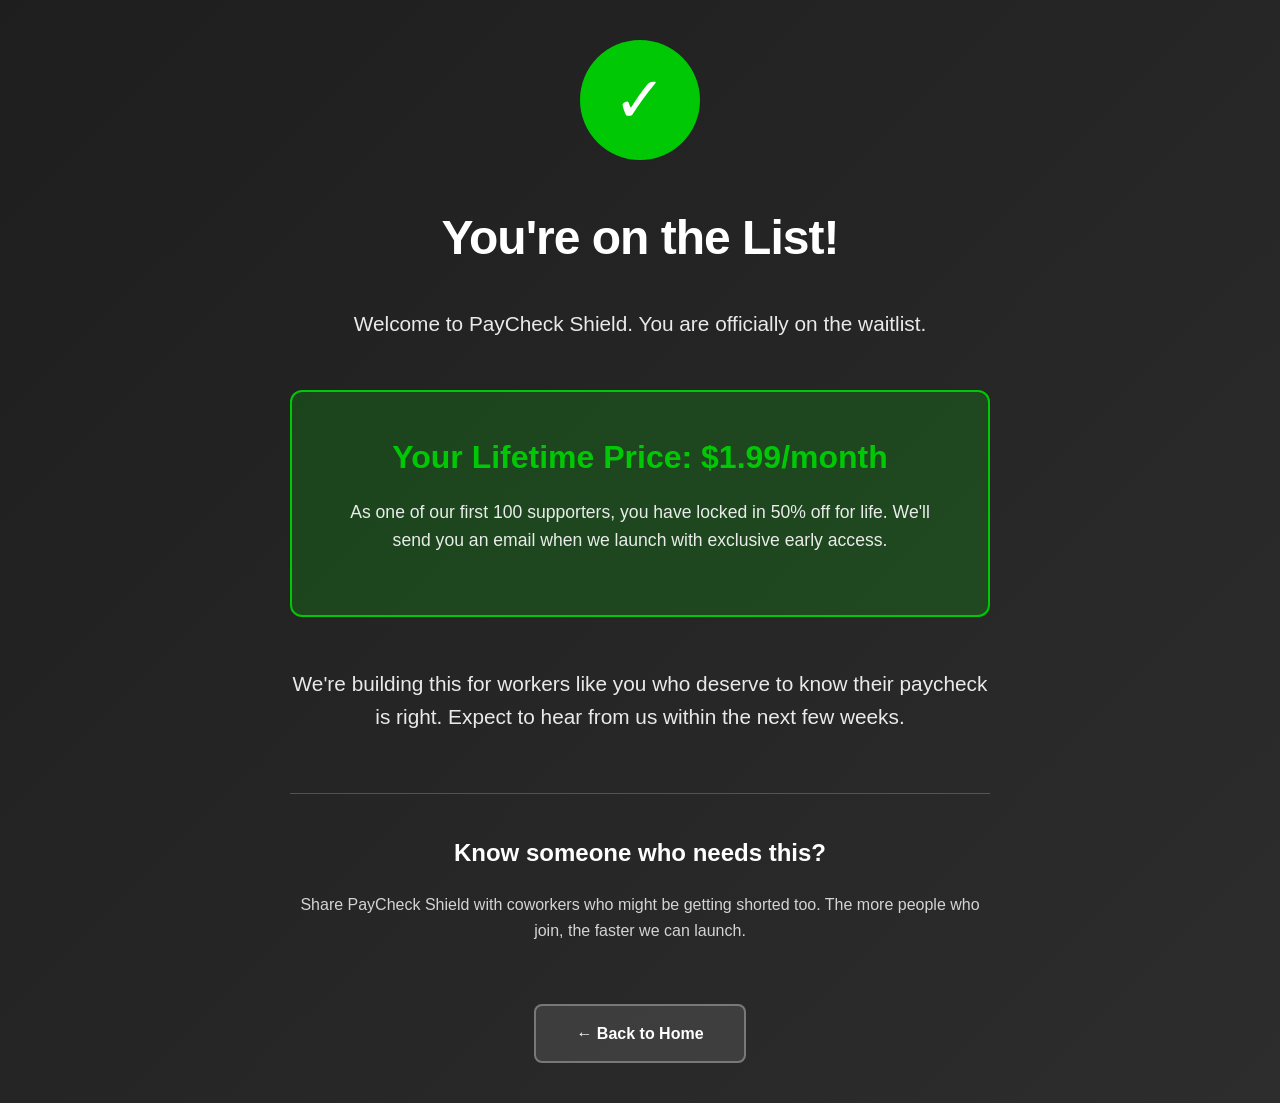
<file: success.html>
<!DOCTYPE html>
<html lang="en">
<head>
    <meta charset="UTF-8">
    <meta name="viewport" content="width=device-width, initial-scale=1.0">
    <title>You're In! - PayCheck Shield</title>
    <link rel="stylesheet" href="styles.css">
    <style>
        .success-container {
            min-height: 100vh;
            background: linear-gradient(135deg, #1E1E1E 0%, #2D2D2D 100%);
            display: flex;
            align-items: center;
            justify-content: center;
            padding: 40px 20px;
            color: white;
        }
        
        .success-content {
            text-align: center;
            max-width: 700px;
        }
        
        .success-icon {
            width: 120px;
            height: 120px;
            background: #00C805;
            border-radius: 50%;
            display: flex;
            align-items: center;
            justify-content: center;
            font-size: 4rem;
            margin: 0 auto 40px;
            animation: scaleIn 0.5s ease;
        }
        
        @keyframes scaleIn {
            0% { transform: scale(0); }
            50% { transform: scale(1.1); }
            100% { transform: scale(1); }
        }
        
        .success-content h1 {
            font-size: 3rem;
            font-weight: 900;
            margin-bottom: 30px;
            letter-spacing: -1px;
        }
        
        .success-content p {
            font-size: 1.3rem;
            margin-bottom: 20px;
            opacity: 0.9;
            line-height: 1.6;
        }
        
        .success-highlight {
            background: rgba(0, 200, 5, 0.2);
            border: 2px solid #00C805;
            border-radius: 12px;
            padding: 40px;
            margin: 50px 0;
        }
        
        .success-highlight strong {
            display: block;
            font-size: 2rem;
            color: #00C805;
            margin-bottom: 15px;
        }
        
        .success-highlight p {
            font-size: 1.1rem;
        }
        
        .share-section {
            margin-top: 60px;
            padding-top: 40px;
            border-top: 1px solid rgba(255, 255, 255, 0.2);
        }
        
        .share-section h2 {
            font-size: 1.5rem;
            margin-bottom: 20px;
            font-weight: 700;
        }
        
        .share-section p {
            font-size: 1rem;
            opacity: 0.8;
        }
        
        .back-link {
            display: inline-block;
            margin-top: 40px;
            padding: 15px 40px;
            background: rgba(255, 255, 255, 0.1);
            border: 2px solid rgba(255, 255, 255, 0.3);
            color: white;
            text-decoration: none;
            border-radius: 8px;
            font-weight: 600;
            transition: all 0.3s ease;
        }
        
        .back-link:hover {
            background: rgba(255, 255, 255, 0.2);
            border-color: #00C805;
        }
        
        @media (max-width: 768px) {
            .success-icon {
                width: 100px;
                height: 100px;
                font-size: 3rem;
            }
            
            .success-content h1 {
                font-size: 2rem;
            }
            
            .success-content p {
                font-size: 1.1rem;
            }
            
            .success-highlight strong {
                font-size: 1.5rem;
            }
            
            .success-highlight {
                padding: 30px 20px;
            }
        }
    </style>
</head>
<body>
    <div class="success-container">
        <div class="success-content">
            <div class="success-icon">✓</div>
            
            <h1>You're on the List!</h1>
            
            <p>Welcome to PayCheck Shield. You are officially on the waitlist.</p>
            
            <div class="success-highlight">
                <strong>Your Lifetime Price: $1.99/month</strong>
                <p>As one of our first 100 supporters, you have locked in 50% off for life. We'll send you an email when we launch with exclusive early access.</p>
            </div>
            
            <p>We're building this for workers like you who deserve to know their paycheck is right. Expect to hear from us within the next few weeks.</p>
            
            <div class="share-section">
                <h2>Know someone who needs this?</h2>
                <p>Share PayCheck Shield with coworkers who might be getting shorted too. The more people who join, the faster we can launch.</p>
            </div>
            
            <a href="index.html" class="back-link">← Back to Home</a>
        </div>
    </div>
</body>
</html>
</file>
<file: styles.css>
/* Reset and Base Styles */
* {
    margin: 0;
    padding: 0;
    box-sizing: border-box;
}

html {
    scroll-behavior: smooth;
}

body {
    font-family: -apple-system, BlinkMacSystemFont, 'Segoe UI', 'Roboto', 'Helvetica Neue', Arial, sans-serif;
    line-height: 1.6;
    color: #1E1E1E;
    background-color: #FFFFFF;
    overflow-x: hidden;
}

.container {
    max-width: 1200px;
    margin: 0 auto;
    padding: 0 20px;
}

/* Hero Section */
.hero {
    background: linear-gradient(135deg, #1E1E1E 0%, #2D2D2D 100%);
    color: white;
    min-height: 100vh;
    display: flex;
    align-items: center;
    justify-content: center;
    text-align: center;
    padding: 40px 20px;
    position: relative;
    overflow: hidden;
}

.hero-background {
    position: absolute;
    top: 0;
    left: 0;
    right: 0;
    bottom: 0;
    background-image: url('https://images.unsplash.com/photo-1553877522-43269d4ea984?w=1600&fit=crop&q=80');
    background-size: cover;
    background-position: center;
    opacity: 0.15;
    z-index: 0;
}

.hero::before {
    content: '';
    position: absolute;
    top: -50%;
    right: -50%;
    width: 100%;
    height: 100%;
    background: radial-gradient(circle, rgba(0, 200, 5, 0.1) 0%, transparent 70%);
    animation: pulse 8s ease-in-out infinite;
    z-index: 1;
}

@keyframes pulse {
    0%, 100% { transform: scale(1); opacity: 0.3; }
    50% { transform: scale(1.2); opacity: 0.5; }
}

.hero-content {
    position: relative;
    z-index: 2;
    max-width: 800px;
}

.hero-title {
    font-size: 4rem;
    font-weight: 900;
    margin-bottom: 24px;
    letter-spacing: -2px;
    line-height: 1.1;
    background: linear-gradient(135deg, #FFFFFF 0%, #00C805 100%);
    -webkit-background-clip: text;
    -webkit-text-fill-color: transparent;
    background-clip: text;
}

.hero-subtitle {
    font-size: 1.5rem;
    margin-bottom: 50px;
    opacity: 0.9;
    font-weight: 400;
    line-height: 1.5;
}

.hero-stats {
    display: flex;
    justify-content: center;
    gap: 60px;
    margin-bottom: 50px;
}

.stat {
    text-align: center;
}

.stat-number {
    font-size: 3rem;
    font-weight: 900;
    color: #00C805;
    margin-bottom: 8px;
}

.stat-label {
    font-size: 0.9rem;
    opacity: 0.7;
    text-transform: uppercase;
    letter-spacing: 1px;
}

.cta-button {
    display: inline-block;
    background: #00C805;
    color: white;
    padding: 20px 50px;
    font-size: 1.2rem;
    font-weight: 700;
    text-decoration: none;
    border-radius: 8px;
    transition: all 0.3s ease;
    box-shadow: 0 4px 15px rgba(0, 200, 5, 0.3);
}

.cta-button:hover {
    background: #00E006;
    transform: translateY(-2px);
    box-shadow: 0 6px 20px rgba(0, 200, 5, 0.4);
}

.cta-button:active {
    transform: translateY(0);
}

.hero-note {
    margin-top: 20px;
    font-size: 0.9rem;
    opacity: 0.8;
}

/* Problem Section */
.problem-section {
    padding: 100px 20px;
    background: #F7F7F7;
}

.section-title {
    font-size: 3rem;
    font-weight: 900;
    text-align: center;
    margin-bottom: 60px;
    letter-spacing: -1px;
}

.problem-grid {
    display: grid;
    grid-template-columns: repeat(auto-fit, minmax(250px, 1fr));
    gap: 30px;
}

.problem-card {
    background: white;
    padding: 40px 30px;
    border-radius: 12px;
    text-align: center;
    transition: transform 0.3s ease, box-shadow 0.3s ease;
    border: 2px solid transparent;
}

.problem-card:hover {
    transform: translateY(-5px);
    box-shadow: 0 10px 30px rgba(0, 0, 0, 0.1);
    border-color: #00C805;
}

.problem-icon {
    font-size: 3rem;
    margin-bottom: 20px;
    color: #00C805;
}

.problem-icon i {
    display: block;
}

.problem-card h3 {
    font-size: 1.5rem;
    margin-bottom: 15px;
    font-weight: 700;
}

.problem-card p {
    color: #666;
    line-height: 1.6;
}

/* Solution Section */
.solution-section {
    padding: 100px 20px;
    background: white;
}

.steps-grid {
    display: grid;
    grid-template-columns: repeat(auto-fit, minmax(280px, 1fr));
    gap: 50px;
    max-width: 1000px;
    margin: 0 auto;
}

.step {
    text-align: center;
}

.step-number {
    width: 80px;
    height: 80px;
    background: linear-gradient(135deg, #00C805 0%, #00E006 100%);
    color: white;
    border-radius: 50%;
    display: flex;
    align-items: center;
    justify-content: center;
    font-size: 2rem;
    font-weight: 900;
    margin: 0 auto 25px;
    box-shadow: 0 4px 15px rgba(0, 200, 5, 0.3);
}

.step h3 {
    font-size: 1.5rem;
    margin-bottom: 15px;
    font-weight: 700;
}

.step p {
    color: #666;
    font-size: 1.1rem;
    line-height: 1.6;
}

/* Mockup Section */
.mockup-section {
    padding: 100px 20px;
    background: #F7F7F7;
}

.mockup-container {
    display: grid;
    grid-template-columns: 1fr 1fr;
    gap: 60px;
    align-items: center;
    max-width: 1100px;
    margin: 0 auto;
}

.phone-mockup {
    position: relative;
    max-width: 400px;
    margin: 0 auto;
}

.mockup-image {
    width: 100%;
    border-radius: 30px;
    box-shadow: 0 20px 60px rgba(0, 0, 0, 0.3);
    border: 8px solid #1E1E1E;
}

.mockup-features {
    display: flex;
    flex-direction: column;
    gap: 30px;
}

.mockup-feature {
    display: flex;
    gap: 20px;
    align-items: flex-start;
}

.mockup-feature i {
    font-size: 2rem;
    color: #00C805;
    min-width: 50px;
}

.mockup-feature h3 {
    font-size: 1.3rem;
    margin-bottom: 8px;
    font-weight: 700;
}

.mockup-feature p {
    color: #666;
    line-height: 1.6;
}

/* Social Proof Section */
.proof-section {
    padding: 80px 20px;
    background: #1E1E1E;
    color: white;
}

.proof-card {
    max-width: 800px;
    margin: 0 auto;
    text-align: center;
    position: relative;
}

.testimonial-avatar {
    width: 100px;
    height: 100px;
    border-radius: 50%;
    margin: 0 auto 30px;
    border: 4px solid #00C805;
    box-shadow: 0 4px 15px rgba(0, 200, 5, 0.3);
}

.quote-mark {
    font-size: 6rem;
    color: #00C805;
    line-height: 1;
    margin-bottom: 20px;
    font-family: Georgia, serif;
}

.testimonial-text {
    font-size: 1.5rem;
    line-height: 1.6;
    margin-bottom: 30px;
    font-style: italic;
}

.testimonial-author strong {
    display: block;
    font-size: 1.2rem;
    margin-bottom: 5px;
}

.testimonial-author span {
    opacity: 0.7;
    font-size: 0.9rem;
}

/* Features Section */
.features-section {
    padding: 100px 20px;
    background: white;
}

.features-grid {
    display: grid;
    grid-template-columns: repeat(auto-fit, minmax(300px, 1fr));
    gap: 40px;
    max-width: 1000px;
    margin: 0 auto;
}

.feature {
    display: flex;
    gap: 20px;
    align-items: flex-start;
}

.feature-icon {
    width: 50px;
    height: 50px;
    background: #00C805;
    color: white;
    border-radius: 50%;
    display: flex;
    align-items: center;
    justify-content: center;
    font-size: 1.5rem;
    font-weight: 900;
    flex-shrink: 0;
}

.feature-content h3 {
    font-size: 1.3rem;
    margin-bottom: 10px;
    font-weight: 700;
}

.feature-content p {
    color: #666;
    line-height: 1.6;
}

/* Pricing Section */
.pricing-section {
    padding: 100px 20px;
    background: #F7F7F7;
}

.pricing-card {
    max-width: 500px;
    margin: 0 auto;
    background: white;
    border-radius: 16px;
    padding: 50px 40px;
    box-shadow: 0 10px 40px rgba(0, 0, 0, 0.1);
    border: 3px solid #00C805;
}

.price-tag {
    text-align: center;
    margin-bottom: 30px;
}

.price-amount {
    font-size: 4rem;
    font-weight: 900;
    color: #1E1E1E;
}

.price-period {
    font-size: 1.5rem;
    color: #666;
}

.price-description {
    text-align: center;
    font-size: 1.1rem;
    color: #666;
    margin-bottom: 30px;
}

.price-features {
    margin-bottom: 30px;
}

.price-feature {
    padding: 15px 0;
    font-size: 1.1rem;
    border-bottom: 1px solid #F0F0F0;
}

.price-feature:last-child {
    border-bottom: none;
}

.early-bird-banner {
    background: linear-gradient(135deg, #00C805 0%, #00E006 100%);
    color: white;
    padding: 30px;
    border-radius: 12px;
    text-align: center;
}

.early-bird-banner strong {
    display: block;
    font-size: 1.3rem;
    margin-bottom: 10px;
}

.early-bird-banner p {
    margin: 5px 0;
}

.early-bird-banner .highlight {
    font-size: 1.8rem;
    font-weight: 900;
}

.free-tier-note {
    text-align: center;
    margin-top: 30px;
    color: #666;
    font-size: 1rem;
}

/* Signup Section */
.signup-section {
    padding: 100px 20px;
    background: #1E1E1E;
    color: white;
}

.signup-subtitle {
    text-align: center;
    font-size: 1.3rem;
    margin-bottom: 50px;
    opacity: 0.9;
}

.waitlist-form {
    max-width: 600px;
    margin: 0 auto;
}

.form-group {
    margin-bottom: 30px;
}

.form-label {
    display: block;
    margin-bottom: 12px;
    font-weight: 600;
    font-size: 1.1rem;
}

.form-input,
.form-select {
    width: 100%;
    padding: 18px;
    border: 2px solid #444;
    border-radius: 8px;
    font-size: 1.1rem;
    background: #2D2D2D;
    color: white;
    transition: border-color 0.3s ease;
}

.form-input:focus,
.form-select:focus {
    outline: none;
    border-color: #00C805;
}

.form-input::placeholder {
    color: #888;
}

.radio-group {
    display: flex;
    gap: 20px;
    flex-wrap: wrap;
}

.radio-option {
    display: flex;
    align-items: center;
    gap: 10px;
    cursor: pointer;
    font-size: 1.1rem;
}

.radio-option input[type="radio"] {
    width: 20px;
    height: 20px;
    cursor: pointer;
    accent-color: #00C805;
}

.submit-button {
    width: 100%;
    padding: 20px;
    background: #00C805;
    color: white;
    border: none;
    border-radius: 8px;
    font-size: 1.3rem;
    font-weight: 700;
    cursor: pointer;
    transition: all 0.3s ease;
    box-shadow: 0 4px 15px rgba(0, 200, 5, 0.3);
}

.submit-button:hover {
    background: #00E006;
    transform: translateY(-2px);
    box-shadow: 0 6px 20px rgba(0, 200, 5, 0.4);
}

.submit-button:active {
    transform: translateY(0);
}

.submit-button:disabled {
    background: #666;
    cursor: not-allowed;
    transform: none;
}

.form-privacy {
    text-align: center;
    margin-top: 20px;
    font-size: 0.9rem;
    opacity: 0.7;
}

.form-message {
    max-width: 600px;
    margin: 30px auto 0;
    padding: 20px;
    border-radius: 8px;
    text-align: center;
    font-size: 1.1rem;
    display: none;
}

.form-message.success {
    background: #00C805;
    color: white;
    display: block;
}

.form-message.error {
    background: #FF3B30;
    color: white;
    display: block;
}

/* Footer */
.footer {
    padding: 50px 20px;
    background: #0F0F0F;
    color: #888;
    text-align: center;
}

.footer-text {
    margin-bottom: 10px;
    font-size: 1rem;
}

.footer-disclaimer {
    font-size: 0.85rem;
    opacity: 0.7;
}

/* Responsive Design */
@media (max-width: 768px) {
    .hero-title {
        font-size: 2.5rem;
    }

    .hero-subtitle {
        font-size: 1.2rem;
    }

    .hero-stats {
        flex-direction: column;
        gap: 30px;
    }

    .stat-number {
        font-size: 2.5rem;
    }

    .section-title {
        font-size: 2rem;
    }

    .cta-button {
        padding: 18px 40px;
        font-size: 1.1rem;
    }

    .problem-grid,
    .steps-grid,
    .features-grid {
        grid-template-columns: 1fr;
    }

    .mockup-container {
        grid-template-columns: 1fr;
        gap: 40px;
    }

    .testimonial-text {
        font-size: 1.2rem;
    }

    .price-amount {
        font-size: 3rem;
    }

    .radio-group {
        flex-direction: column;
        gap: 15px;
    }

    .feature {
        flex-direction: column;
        text-align: center;
        align-items: center;
    }
}

@media (max-width: 480px) {
    .hero-title {
        font-size: 2rem;
    }

    .hero-subtitle {
        font-size: 1rem;
    }

    .stat-number {
        font-size: 2rem;
    }

    .section-title {
        font-size: 1.5rem;
    }

    .problem-card,
    .pricing-card {
        padding: 30px 20px;
    }
}
</file>
